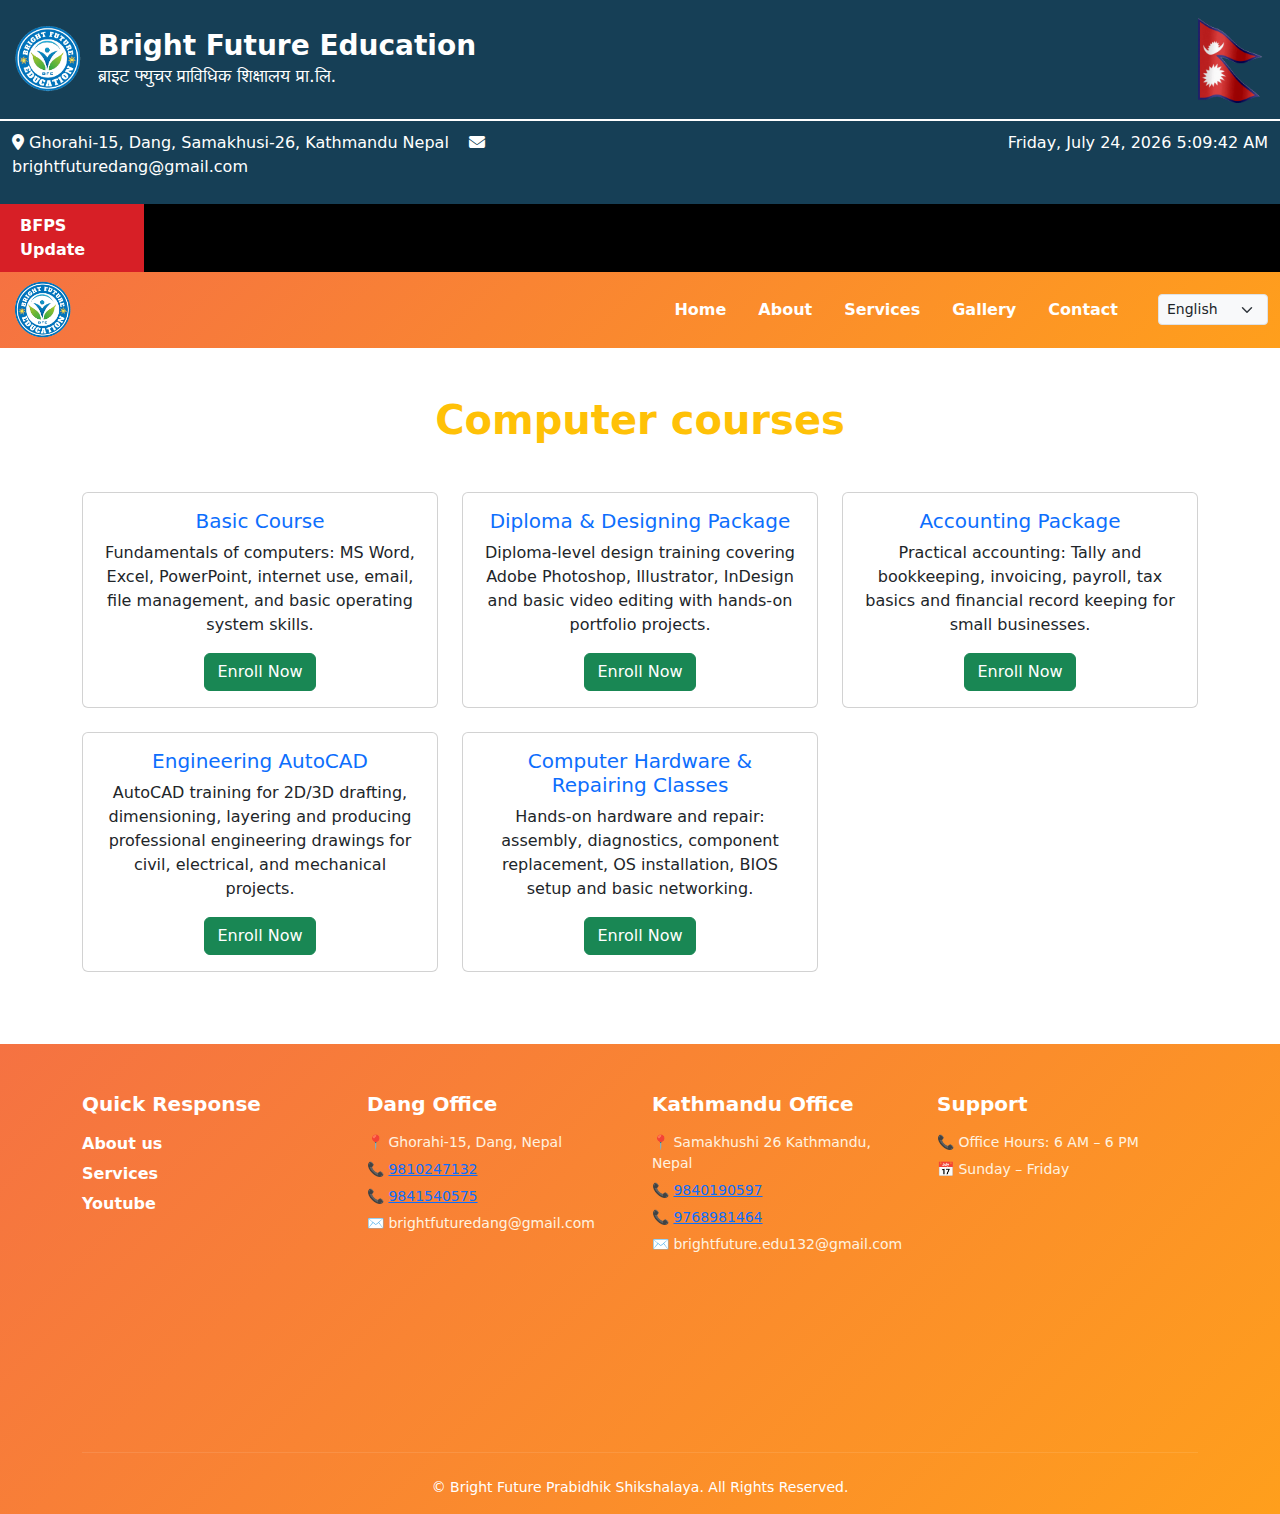
<file: computer_courses.html>
<!DOCTYPE html>
<html lang="en">
<head>
  <meta charset="UTF-8" />
  <meta name="viewport" content="width=device-width, initial-scale=1.0" />
  <title>Computer Course</title>

  <link href="https://cdn.jsdelivr.net/npm/bootstrap@5.0.2/dist/css/bootstrap.min.css" rel="stylesheet"
    integrity="sha384-EVSTQN3/azprG1Anm3QDgpJLIm9Nao0Yz1ztcQTwFspd3yD65VohhpuuCOmLASjC"
    crossorigin="anonymous">

  <style>
    body {
      background-color: #f9f9f9;
      color: #6c757d;
    }
    .community-card {
      transition: transform 0.3s, box-shadow 0.3s;
    }
    .community-card:hover {
      transform: translateY(-5px) scale(1.03);
      box-shadow: 0 6px 15px rgba(0,0,0,0.1);
    }
  </style>
</head>

<body>
  <!-- header file  -->
   <div id="header"></div>

<script>
fetch("header.html")
.then(response => response.text())
.then(data => {
    document.getElementById("header").innerHTML = data;
  const s = document.createElement('script');
  s.src = 'header.js';
  document.body.appendChild(s);
});
</script>
<div id="nav"></div>
<script>
fetch("nav.html")
.then(response => response.text())
.then(data => {
    document.getElementById("nav").innerHTML = data;
});
</script>

  <div class="container my-5">
    <h1 class="text-center fw-bold text-warning mb-5">Computer courses</h1>

    <div class="row">

      <!-- Basic Course -->
      <div class="col-md-4 mb-4">
        <div class="card community-card h-100">
          <div class="card-body text-center">
            <h5 class="card-title text-primary">Basic Course</h5>
            <p class="card-text">
              Fundamentals of computers: MS Word, Excel, PowerPoint, internet
              use, email, file management, and basic operating system skills.
            </p>
            <a href="https://wa.me/9779810247132" 
            target="_blank" 
            class="btn btn-success mt-auto">
            Enroll Now
          </a>
          </div>
        </div>
      </div>

      <!-- Diploma & Designing Package -->
      <div class="col-md-4 mb-4">
        <div class="card community-card h-100">
          <div class="card-body text-center">
            <h5 class="card-title text-primary">Diploma & Designing Package</h5>
            <p class="card-text">
              Diploma-level design training covering Adobe Photoshop, Illustrator,
              InDesign and basic video editing with hands-on portfolio projects.
            </p>
            <a href="https://wa.me/9779810247132" 
            target="_blank" 
            class="btn btn-success mt-auto">
            Enroll Now
          </a>
          </div>
        </div>
      </div>

      <!-- Accounting Package -->
      <div class="col-md-4 mb-4">
        <div class="card community-card h-100">
          <div class="card-body text-center">
            <h5 class="card-title text-primary">Accounting Package</h5>
            <p class="card-text">
              Practical accounting: Tally and bookkeeping, invoicing, payroll,
              tax basics and financial record keeping for small businesses.
            </p>
              <a href="https://wa.me/9779810247132" 
            target="_blank" 
            class="btn btn-success mt-auto">
            Enroll Now
          </a>
          </div>
        </div>
      </div>

      <!-- Engineering AutoCAD -->
      <div class="col-md-4 mb-4">
        <div class="card community-card h-100">
          <div class="card-body text-center">
            <h5 class="card-title text-primary">Engineering AutoCAD</h5>
            <p class="card-text">
              AutoCAD training for 2D/3D drafting, dimensioning, layering and
              producing professional engineering drawings for civil, electrical,
              and mechanical projects.
            </p>
              <a href="https://wa.me/9779810247132" 
            target="_blank" 
            class="btn btn-success mt-auto">
            Enroll Now
          </a>
          </div>
        </div>
      </div>

      <!-- Computer Hardware & Repairing -->
      <div class="col-md-4 mb-4">
        <div class="card community-card h-100">
          <div class="card-body text-center">
            <h5 class="card-title text-primary">Computer Hardware & Repairing Classes</h5>
            <p class="card-text">
              Hands-on hardware and repair: assembly, diagnostics, component
              replacement, OS installation, BIOS setup and basic networking.
            </p>
            <a href="https://wa.me/9779810247132" 
            target="_blank" 
            class="btn btn-success mt-auto">
            Enroll Now
          </a>
          </div>
        </div>
      </div>

    </div>
  </div>

    <!-- redirect to whatsapp -->
  <script>
function openWhatsApp() {
  if (confirm("Chat with us on WhatsApp?")) {
    window.open("https://wa.me/9779810247132", "_blank");
  }
}
</script> 
  <script src="https://cdn.jsdelivr.net/npm/bootstrap@5.0.2/dist/js/bootstrap.bundle.min.js"
    integrity="sha384-MrcW6ZMFYlzcLA8Nl+NtUVF0sA7MsXsP1UyJoMp4YLEuNSfAP+JcXn/tWtIaxVXM"
    crossorigin="anonymous"></script>

     <!-- google translate -->
  <!-- Hidden Google Translate -->
<div id="google_translate_element" style="display:none;"></div>
<script src="language.js"></script> 
<script src="https://translate.google.com/translate_a/element.js?cb=googleTranslateElementInit"></script>
<script src="https://translate.google.com/translate_a/element.js?cb=googleTranslateElementInit"></script>
<script src="assets/scroll.js"></script>

<div id="footer"></div>
<script>
fetch("footer.html")
.then(response => response.text())
.then(data => {
    document.getElementById("footer").innerHTML = data;
});
</script>
</body>
</html>
</file>
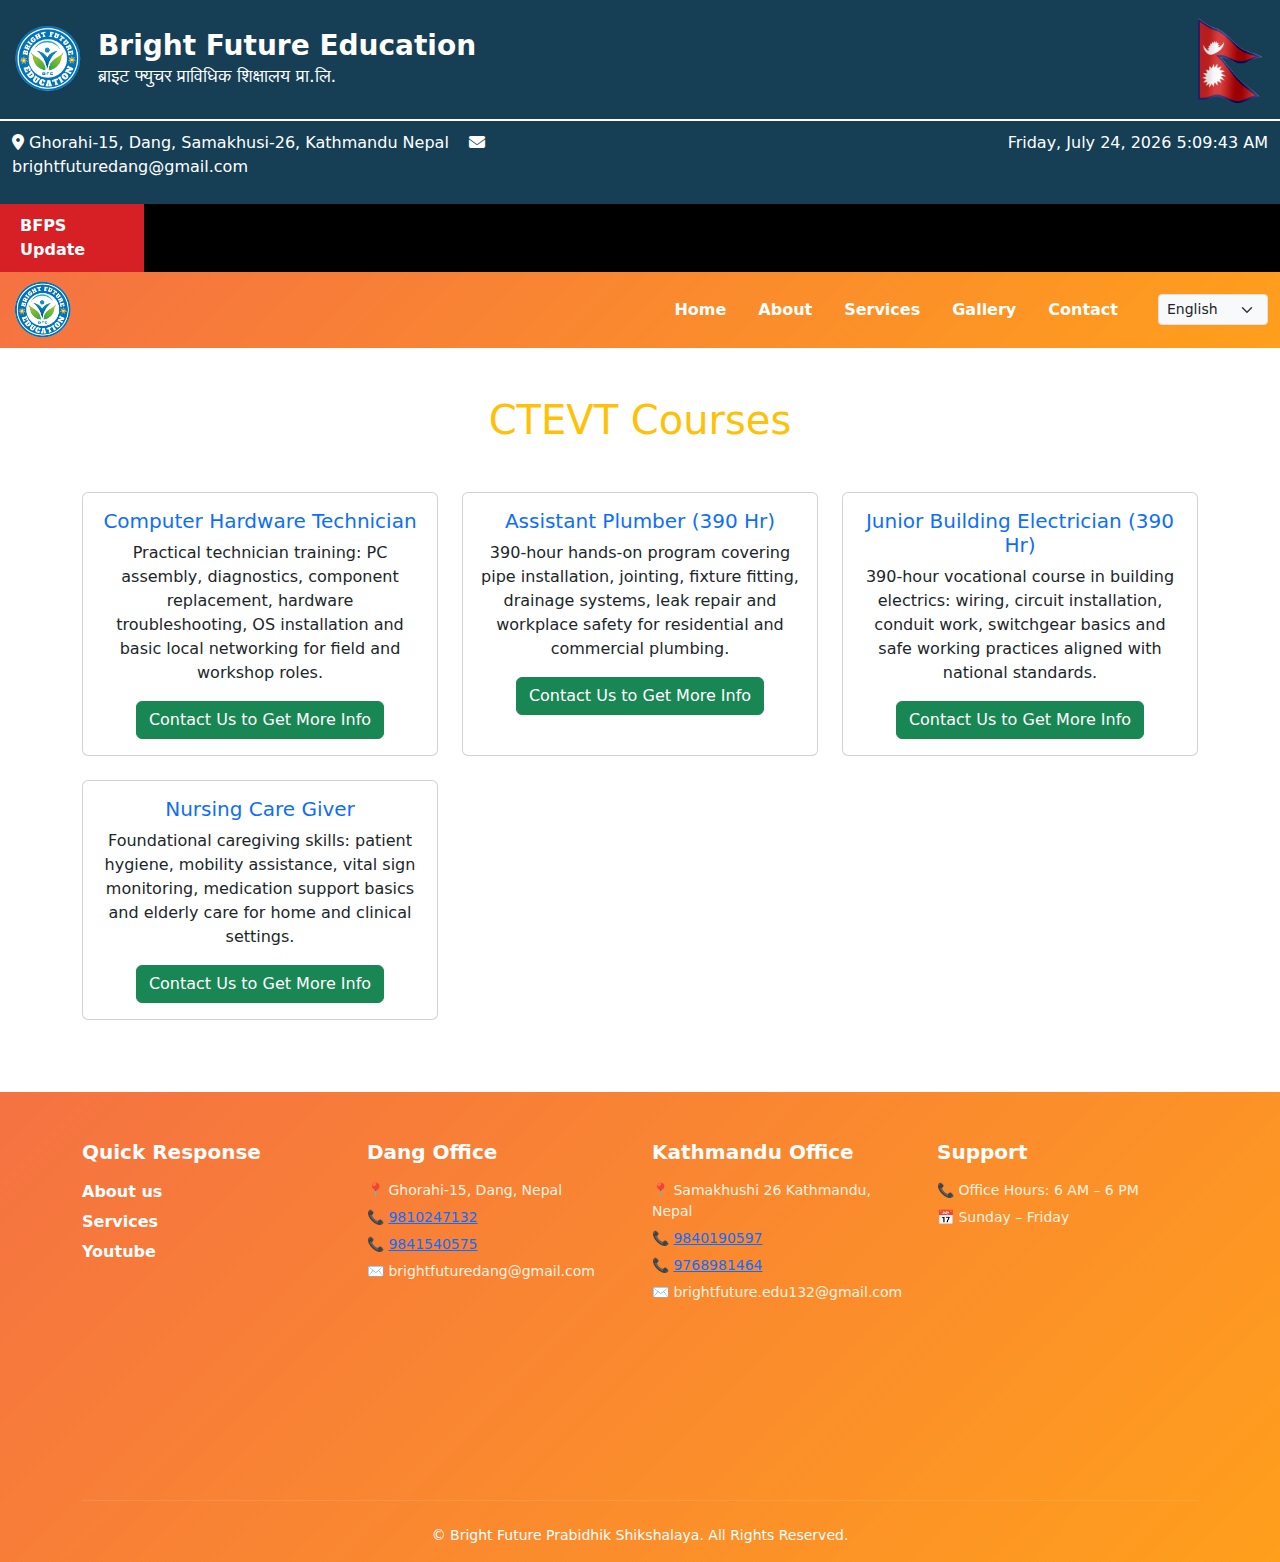
<file: ctevt.html>
<!DOCTYPE html>
<html lang="en">
<head>
  <meta charset="UTF-8" />
  <meta name="viewport" content="width=device-width, initial-scale=1.0" />
  <title>CTEVT</title>

  <link href="https://cdn.jsdelivr.net/npm/bootstrap@5.0.2/dist/css/bootstrap.min.css" rel="stylesheet"
    integrity="sha384-EVSTQN3/azprG1Anm3QDgpJLIm9Nao0Yz1ztcQTwFspd3yD65VohhpuuCOmLASjC"
    crossorigin="anonymous">

  <style>
    body {
      background-color: #f9f9f9;
      color: #6c757d;
    }
    .mentorship-card {
      transition: transform 0.3s, box-shadow 0.3s;
    }
    .mentorship-card:hover {
      transform: translateY(-5px) scale(1.03);
      box-shadow: 0 6px 15px rgba(0,0,0,0.15);
    }
  </style>
</head>

<div id="header"></div>

<script>
fetch("header.html")
.then(response => response.text())
.then(data => {
    document.getElementById("header").innerHTML = data;
  const s = document.createElement('script');
  s.src = 'header.js';
  document.body.appendChild(s);
});
</script>
<div id="nav"></div>
<script>
fetch("nav.html")
.then(response => response.text())
.then(data => {
    document.getElementById("nav").innerHTML = data;
});
</script>

<body>
  <div class="container my-5">
    <h1 class="text-center text-warning mb-5">CTEVT Courses</h1>

    <div class="row">

      <!-- Computer Hardware Technician -->
      <div class="col-md-4 mb-4">
        <div class="card mentorship-card h-100">
          <div class="card-body text-center">
            <h5 class="card-title text-primary">Computer Hardware Technician</h5>
            <p class="card-text">
              Practical technician training: PC assembly, diagnostics, component
              replacement, hardware troubleshooting, OS installation and basic
              local networking for field and workshop roles.
            </p>
          <a href="https://wa.me/9779810247132" 
            target="_blank" 
            class="btn btn-success mt-auto">
            Contact Us to Get More Info
          </a>


          </div>
        </div>
      </div>

      <!-- Assistant Plumber -->
      <div class="col-md-4 mb-4">
        <div class="card mentorship-card h-100">
          <div class="card-body text-center">
            <h5 class="card-title text-primary">Assistant Plumber (390 Hr)</h5>
            <p class="card-text">
              390-hour hands-on program covering pipe installation, jointing,
              fixture fitting, drainage systems, leak repair and workplace safety
              for residential and commercial plumbing.
            </p>

          <a href="https://wa.me/9779810247132" 
            target="_blank" 
            class="btn btn-success mt-auto">
            Contact Us to Get More Info
          </a>

          </div>
        </div>
      </div>

      <!-- Junior Building Electrician -->
      <div class="col-md-4 mb-4">
        <div class="card mentorship-card h-100">
          <div class="card-body text-center">
            <h5 class="card-title text-primary">Junior Building Electrician (390 Hr)</h5>
            <p class="card-text">
              390-hour vocational course in building electrics: wiring, circuit
              installation, conduit work, switchgear basics and safe working
              practices aligned with national standards.
            </p>
          <a href="https://wa.me/9779810247132" 
            target="_blank" 
            class="btn btn-success mt-auto">
            Contact Us to Get More Info
          </a>

          </div>
        </div>
      </div>

      <!-- Nursing Care Giver -->
      <div class="col-md-4 mb-4">
        <div class="card mentorship-card h-100">
          <div class="card-body text-center">
            <h5 class="card-title text-primary">Nursing Care Giver</h5>
            <p class="card-text">
              Foundational caregiving skills: patient hygiene, mobility assistance,
              vital sign monitoring, medication support basics and elderly care
              for home and clinical settings.
            </p>
          <a href="https://wa.me/9779810247132" 
            target="_blank" 
            class="btn btn-success mt-auto">
            Contact Us to Get More Info
          </a>

        </div>
        </div>
      </div>

    </div>
  </div>

    <!-- redirect to whatsapp -->
  <script>
function openWhatsApp() {
  if (confirm("Chat with us on WhatsApp?")) {
    window.open("https://wa.me/9779810247132", "_blank");
  }
}
</script>

  <script src="https://cdn.jsdelivr.net/npm/bootstrap@5.0.2/dist/js/bootstrap.bundle.min.js"
    integrity="sha384-MrcW6ZMFYlzcLA8Nl+NtUVF0sA7MsXsP1UyJoMp4YLEuNSfAP+JcXn/tWtIaxVXM"
    crossorigin="anonymous"></script>

     <!-- google translate -->
  <!-- Hidden Google Translate -->
<div id="google_translate_element" style="display:none;"></div>
<script src="language.js"></script> 
<script src="https://translate.google.com/translate_a/element.js?cb=googleTranslateElementInit"></script>

<div id="footer"></div>
<script>
fetch("footer.html")
.then(response => response.text())
.then(data => {
    document.getElementById("footer").innerHTML = data;
});
</script>
</body>
</html>
</file>
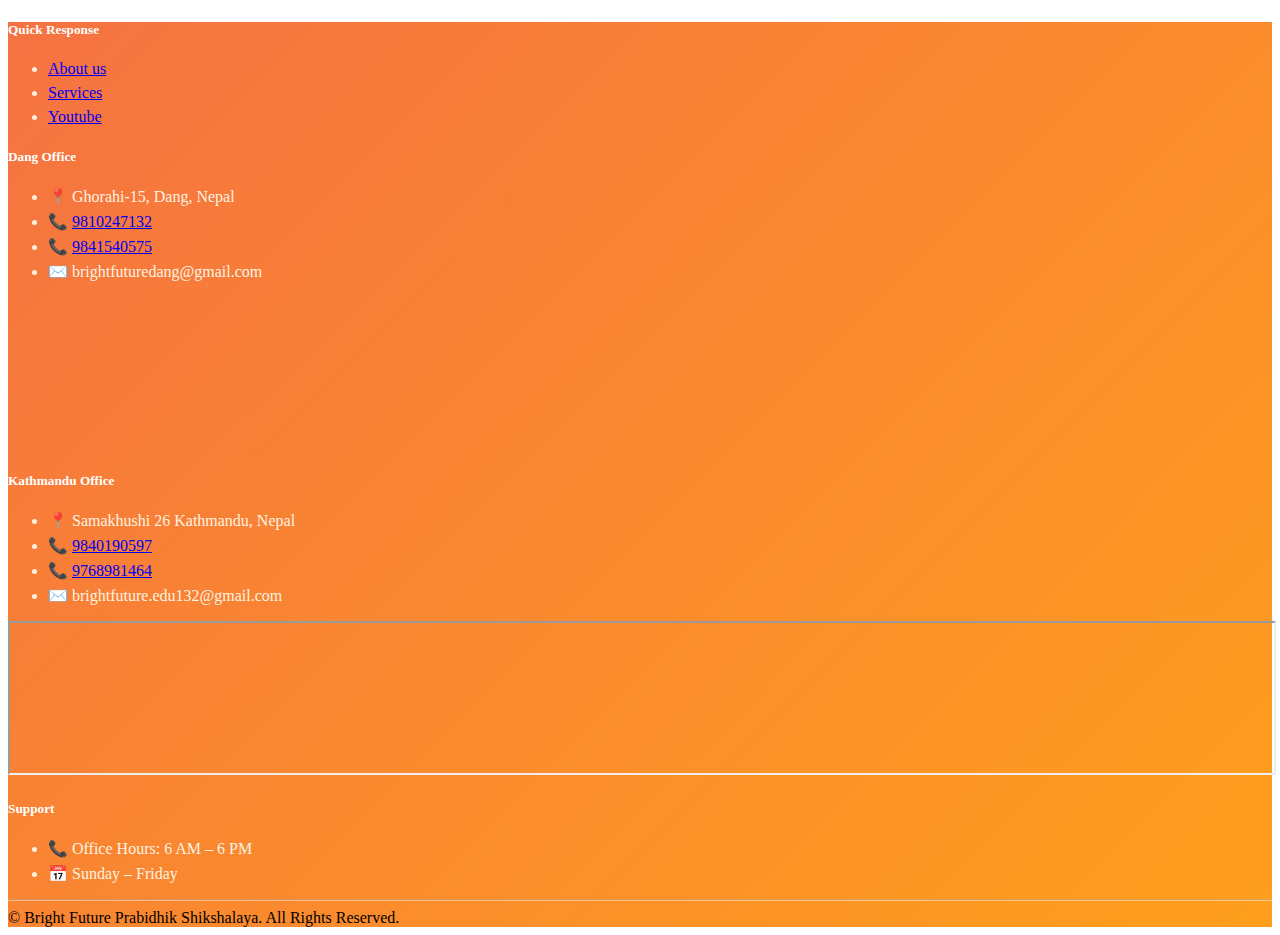
<file: footer.html>
<!DOCTYPE html>
<html lang="en">
<head>
    <meta charset="UTF-8">
    <meta name="viewport" content="width=device-width, initial-scale=1.0">
    <title>Footer</title>
    <style>
        .footer-orange {
  background: linear-gradient(135deg, #f57242, #ff9f1c);
}

.footer-orange h5 {
  color: #ffffff;
}

.footer-orange p,
.footer-orange li {
  color: #fff3e0;
}

.footer-orange ul li {
  margin-bottom: 6px;
}

.footer-orange hr {
  border-color: rgba(255, 255, 255, 0.4);
}

.map-box iframe {
  border-radius: 14px;
}
.services_box{
  transition: transform 0.3s, box-shadow 0.3s;
}
.services_box:hover{
  transform: translateY(-5px) scale(1.03);
  box-shadow: 0 6px 15px rgba(0,0,0,0.15);
}
    </style>
</head>
<body>
    
<footer id="contact" class="footer-orange text-white pt-5">
  <div class="container">
    <div class="row gy-4">

      <!-- Quick Response -->
      <div class="col-lg-3 col-md-6">
        <h5 class="fw-bold mb-3">Quick Response</h5>
        <ul class="list-unstyled">
          <li>
            <a href="about_us.html" class="text-white fw-bold text-decoration-none">About us</a>
          </li>
          <li>
            <a href="#services" class="text-white fw-bold text-decoration-none">Services</a>
          </li>
          <li>
            <a href="https://www.youtube.com/@brightfutureeducationnepal" class="text-white fw-bold text-decoration-none">Youtube</a>
          </li>
        </ul>
      </div>

      <!-- Dang Location -->
      <div class="col-lg-3 col-md-6">
        <h5 class="fw-bold mb-3">Dang Office</h5>
        <ul class="list-unstyled small">
          <li>📍 Ghorahi-15, Dang, Nepal</li>
          <li class="call-item">
            📞 <a href="tel:9810247132">9810247132</a>
          </li>
            <li class="call-item">
              📞 <a href="tel:9841540575">9841540575</a>
          </li>
          <li>✉️ brightfuturedang@gmail.com</li>
        </ul>
        <iframe
          src="https://www.google.com/maps?q=Ghorahi,Dang,Nepal&output=embed"
          width="100%"
          height="150"
          style="border:0;"
          allowfullscreen
          loading="lazy">
        </iframe>
      </div>

      <!-- Kathmandu Location -->
      <div class="col-lg-3 col-md-6">
        <h5 class="fw-bold mb-3">Kathmandu Office</h5>
        <ul class="list-unstyled small">
          <li>📍 Samakhushi 26 Kathmandu, Nepal</li>
          <li class="call-item">
            📞 <a href="tel:9840190597">9840190597</a>
          </li>
           <li class="call-item">
            📞 <a href="tel:9768981464">9768981464</a>
          </li>
          <li>✉️ brightfuture.edu132@gmail.com</li>
        </ul>
        <iframe src="https://www.google.com/maps/embed?pb=!1m18!1m12!1m3!1d2689.965902342085!2d85.31846382814275!3d27.73449708513968!2m3!1f0!2f0!3f0!3m2!1i1024!2i768!4f13.1!3m3!1m2!1s0x84326b7f991cfcf1%3A0x36fb653f5f04880e!2sBright%20Future%20Education%20Samakhusi!5e1!3m2!1sen!2snp!4v1767947478858!5m2!1sen!2snp" width="100%" height="150" allowfullscreen="" loading="lazy" referrerpolicy="no-referrer-when-downgrade"></iframe>
      </div>

      <!-- Extra / Support -->
      <div class="col-lg-3 col-md-6">
        <h5 class="fw-bold mb-3">Support</h5>
        <ul class="list-unstyled small">
          <li>📞 Office Hours: 6 AM – 6 PM</li>
          <li>📅 Sunday – Friday</li>
        </ul>
      </div>

    </div>

    <hr class="my-4">

    <!-- Bottom Footer -->
    <div class="text-center small pb-3">
      © <span id="year"></span> Bright Future Prabidhik Shikshalaya. All Rights Reserved.
    </div>
  </div>
</footer>
</body>
</html>
</file>
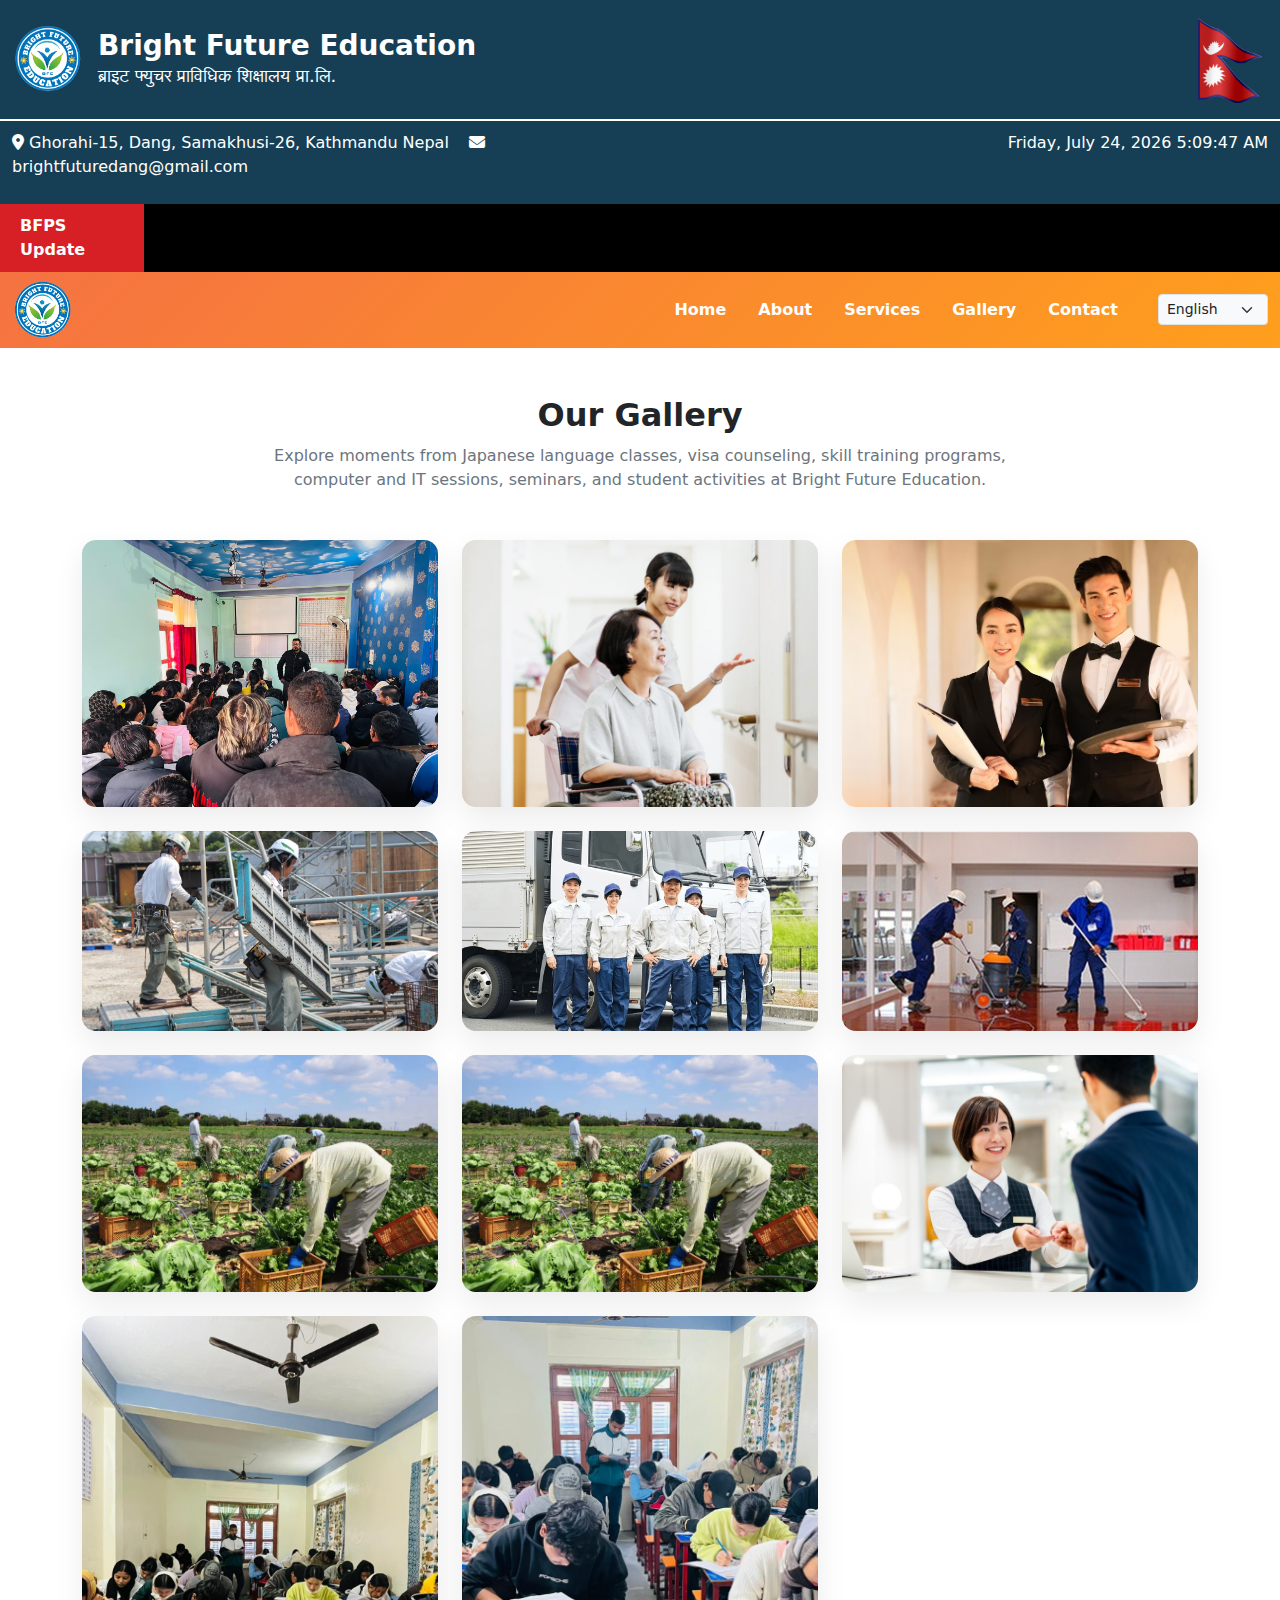
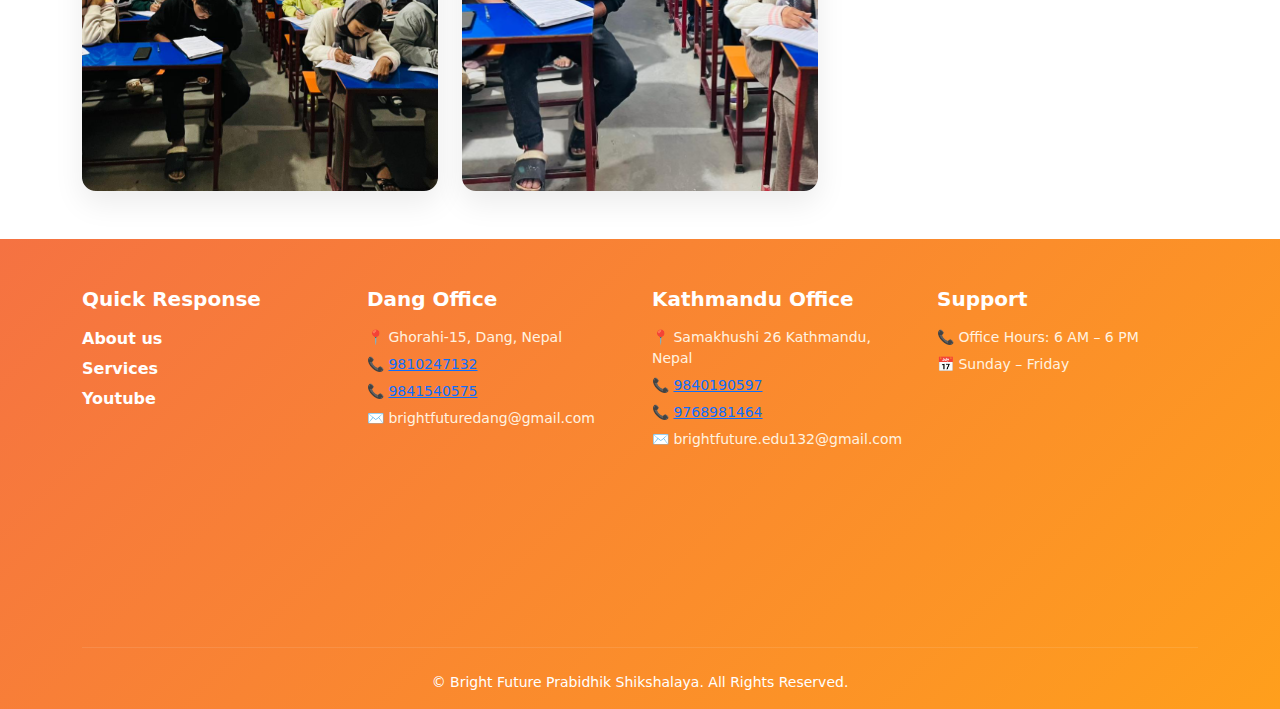
<file: gallery.html>
<!DOCTYPE html>
<html lang="en">
<head>
  <meta charset="UTF-8">
  <title>Gallery | Bright Future Education</title>
  <meta name="viewport" content="width=device-width, initial-scale=1">

  <!-- Bootstrap 5 CSS -->
  <link href="https://cdn.jsdelivr.net/npm/bootstrap@5.3.2/dist/css/bootstrap.min.css" rel="stylesheet">

  <style>
    body {
      background-color: #f8f9fa;
    }

    .gallery-title {
      font-weight: 700;
      margin-bottom: 10px;
    }

    .gallery-desc {
      max-width: 800px;
      margin: 0 auto 40px;
      color: #6c757d;
    }

    .gallery-card {
      position: relative;
      overflow: hidden;
      border-radius: 14px;
      box-shadow: 0 12px 30px rgba(0, 0, 0, 0.08);
      transition: transform 0.3s ease;
      height: 100%;
    }

    .gallery-card img {
      width: 100%;
      height: 100%;
      object-fit: cover;
      transition: transform 0.5s ease;
    }

    .gallery-card:hover img {
      transform: scale(1.1);
    }

    .gallery-overlay {
      position: absolute;
      inset: 0;
      background: rgba(0, 0, 0, 0.4);
      display: flex;
      align-items: center;
      justify-content: center;
      opacity: 0;
      transition: opacity 0.4s ease;
    }

    .gallery-card:hover .gallery-overlay {
      opacity: 1;
    }

    .gallery-overlay span {
      color: #fff;
      font-weight: 600;
      text-align: center;
      padding: 10px;
    }

    @media (max-width: 576px) {
      .gallery-overlay span {
        font-size: 14px;
      }
    }
  </style>
</head>

<body>
    <div id="header"></div>

<script>
fetch("header.html")
.then(response => response.text())
.then(data => {
    document.getElementById("header").innerHTML = data;
  const s = document.createElement('script');
  s.src = 'header.js';
  document.body.appendChild(s);
});
</script>
<div id="nav"></div>
<script>
fetch("nav.html")
.then(response => response.text())
.then(data => {
    document.getElementById("nav").innerHTML = data;
});
</script>
<!-- <div class="container my-3 text-end">
  <label for="languageSelector" class="visually-hidden">Language</label>
  <select id="languageSelector" class="form-select form-select-sm d-inline-block" style="width:140px;">
    <option value="en" selected>English</option>
    <option value="ja">Japanese</option>
    <option value="ne">Nepali</option>
  </select>
</div> -->



<!-- Google Translate -->
<div id="google_translate_element" style="display:none;"></div>

<script>
function googleTranslateElementInit() {
  new google.translate.TranslateElement({
    pageLanguage: 'en',
    includedLanguages: 'en,ne,ja',
    autoDisplay: false
  }, 'google_translate_element');
}

function changeLanguage(lang) {
  const interval = setInterval(() => {
    const select = document.querySelector('.goog-te-combo');
    if (select) {
      select.value = lang;
      select.dispatchEvent(new Event('change'));
      clearInterval(interval);
    }
  }, 100);
}

function setLanguage(lang) {
  localStorage.setItem('siteLang', lang);
  changeLanguage(lang);
}

window.addEventListener("load", () => {
  const savedLang = localStorage.getItem("siteLang");
  if (savedLang && savedLang !== "en") {
    changeLanguage(savedLang);
    const selector = document.getElementById('languageSelector');
    if (selector) selector.value = savedLang;
  }
  const selector = document.getElementById('languageSelector');
  if (selector) selector.addEventListener('change', function () {
    setLanguage(this.value);
  });
});
</script>

<script src="//translate.google.com/translate_a/element.js?cb=googleTranslateElementInit"></script>

  <!-- Gallery Section -->
  <section class="py-5">
    <div class="container">

      <div class="text-center mb-5">
        <h2 class="gallery-title">Our Gallery</h2>
        <p class="gallery-desc">
          Explore moments from Japanese language classes, visa counseling,
          skill training programs, computer and IT sessions, seminars, and
          student activities at Bright Future Education.
        </p>
      </div>

      <div class="row g-4">

        <div class="col-12 col-md-4">
          <div class="gallery-card">
            <img src="images/japanese class observed.jpeg" alt="Japanese Language Class">
            <div class="gallery-overlay">
              <span>Japanese Language class observed by Founder</span>
            </div>
          </div>
        </div>

        <div class="col-12 col-md-4">
          <div class="gallery-card">
            <img src="images/nurshing.jpeg" alt="Nursing Care">
            <div class="gallery-overlay">
              <span>Nursing Care</span>
            </div>
          </div>
        </div>

        <div class="col-12 col-md-4">
          <div class="gallery-card">
            <img src="images/Resturant.jpeg" alt="Restaurant Industry">
            <div class="gallery-overlay">
              <span>Restaurant Industry</span>
            </div>
          </div>
        </div>

        <div class="col-12 col-md-4">
          <div class="gallery-card">
            <img src="images/construction.jpeg" alt="Construction Field">
            <div class="gallery-overlay">
              <span>Construction Field</span>
            </div>
          </div>
        </div>

        <div class="col-12 col-md-4">
          <div class="gallery-card">
            <img src="images/transportation.jpg" alt="Automobile Transport Business Field">
            <div class="gallery-overlay">
              <span>Automobile Transport Business Field</span>
            </div>
          </div>
        </div>

        <div class="col-12 col-md-4">
          <div class="gallery-card">
            <img src="images/building cleaning.jpeg" alt="Building Cleaning">
            <div class="gallery-overlay">
              <span>Building Cleaning</span>
            </div>
          </div>
        </div>
            <div class="col-12 col-md-4">
          <div class="gallery-card">
            <img src="images/agriculture.jpeg" alt="Agriculture Field">
            <div class="gallery-overlay">
              <span>Agriculture Field</span>
            </div>
          </div>
        </div>
            <div class="col-12 col-md-4">
          <div class="gallery-card">
            <img src="images/agriculture.jpeg" alt="Agriculture Field">
            <div class="gallery-overlay">
              <span>Agriculture Field</span>
            </div>
          </div>
        </div>
            <div class="col-12 col-md-4">
          <div class="gallery-card">
            <img src="images/acomodation.jpeg" alt="Accommodation Field">
            <div class="gallery-overlay">
              <span>Accommodation Field</span>
            </div>
          </div>
        </div>
             <div class="col-12 col-md-4">
          <div class="gallery-card">
            <img src="images/slide2.jpeg" alt="Japanese Language Class">
            <div class="gallery-overlay">
              <span>Japanese Language Class</span>
            </div>
          </div>
        </div>

             <div class="col-12 col-md-4">
          <div class="gallery-card">
            <img src="images/slide3.jpeg" alt="Japanese Language Class">
            <div class="gallery-overlay">
              <span>Japanese Language Class</span>
            </div>
          </div>
        </div>
      </div>
    </div>
  </section>

  <!-- Bootstrap 5 JS -->
  <script src="https://cdn.jsdelivr.net/npm/bootstrap@5.3.2/dist/js/bootstrap.bundle.min.js"></script>

</body>
<div id="footer"></div>
<script>
fetch("footer.html")
.then(response => response.text())
.then(data => {
    document.getElementById("footer").innerHTML = data;
});
</script>
</html>
</file>
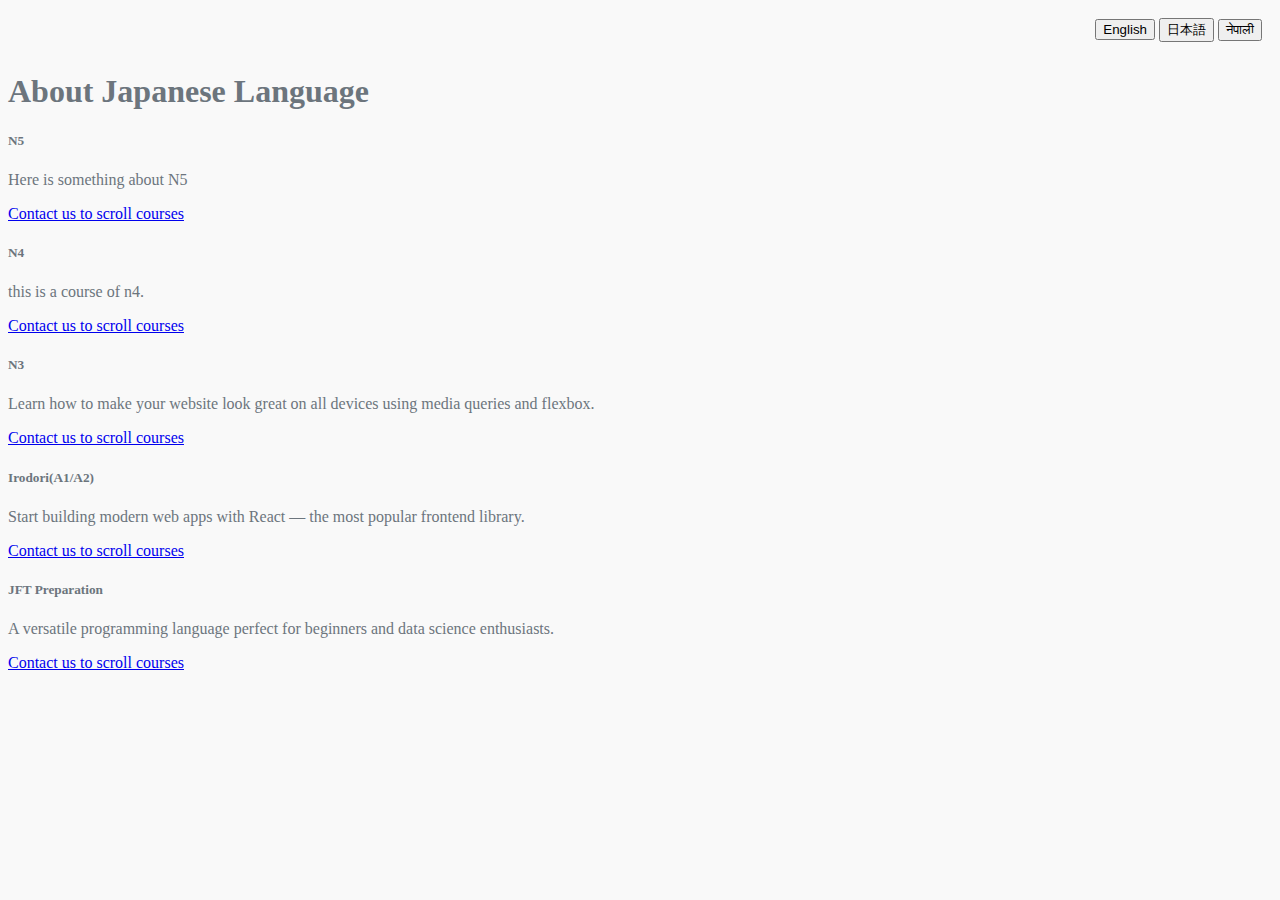
<file: japanese_lang.html>
<!DOCTYPE html>
<html lang="en">
<head>
  <meta charset="UTF-8" />
  <meta name="viewport" content="width=device-width, initial-scale=1.0" />
  <title>Japanese language</title>
  <link href="https://cdn.jsdelivr.net/npm/bootstrap@5.0.2/dist/css/bootstrap.min.css" rel="stylesheet" integrity="sha384-EVSTQN3/azprG1Anm3QDgpJLIm9Nao0Yz1ztcQTwFspd3yD65VohhpuuCOmLASjC" crossorigin="anonymous">
  <style>
    body {
      background-color: #f9f9f9;
      color: #6c757d;
    }
    .course-card {
      transition: transform 0.3s,box-shadow 0.3s;
    }
    .course-card:hover {
      transform: translateY(-5px) scale(1.03);
      box-shadow: 0 6px 15px rgba(0,0,0,0.15);
    }
  </style>
</head>
<body>

  <div style="text-align:right; padding:10px;">
  <button onclick="changeLang('en')" class="btn btn-outline-success btn-sm">English</button>
  <button onclick="changeLang('ja')" class="btn btn-outline-success btn-sm">日本語</button>
  <button onclick="changeLang('ne')" class="btn btn-outline-success btn-sm">नेपाली</button>
</div>

<div id="google_translate_element" style="display:none;"></div>

  <!-- <h1>welcome to elevenza</h1> -->
  <div class="container my-5">
    <h1 class="text-center text-warning fw-bold mb-5">About Japanese Language</h1>
    <div class="row">

      <!-- Course Card 1 -->
      <div class="col-md-4 mb-4">
        <div class="card course-card h-100">
          <div class="card-body">
            <h5 class="card-title text-primary">N5</h5>
            <p class="card-text">Here is something about N5</p>
   <a href="https://wa.me/9779810247132" 
   target="_blank" 
   class="btn btn-success mt-auto">
   Contact us to scroll courses
</a>


          </div>
        </div>
      </div>

      <!-- Course Card 2 -->
      <div class="col-md-4 mb-4">
        <div class="card course-card h-100">
          <div class="card-body">
            <h5 class="card-title text-primary">N4</h5>
            <p class="card-text">this is a course of n4.</p>

   <a href="https://wa.me/9779810247132" 
   target="_blank" 
   class="btn btn-success mt-auto">
   Contact us to scroll courses
</a>



          </div>
        </div>
      </div>

      <!-- Course Card 3 -->
      <div class="col-md-4 mb-4">
        <div class="card course-card h-100">
          <div class="card-body">
            <h5 class="card-title text-primary">N3</h5>
            <p class="card-text">Learn how to make your website look great on all devices using media queries and flexbox.</p>
   <a href="https://wa.me/9779810247132" 
   target="_blank" 
   class="btn btn-success mt-auto">
   Contact us to scroll courses
</a>

          </div>
        </div>
      </div>


      <div class="col-md-4 mb-4">
        <div class="card course-card h-100">
          <div class="card-body">
            <h5 class="card-title text-primary">Irodori(A1/A2)</h5>
            <p class="card-text">Start building modern web apps with React — the most popular frontend library.</p>
   <a href="https://wa.me/9779810247132" 
   target="_blank" 
   class="btn btn-success mt-auto">
   Contact us to scroll courses
</a>

          </div>
        </div>
      </div>

      <!-- Course Card 5 -->
      <div class="col-md-4 mb-4">
        <div class="card course-card h-100">
          <div class="card-body">
            <h5 class="card-title text-primary">JFT Preparation</h5>
            <p class="card-text">A versatile programming language perfect for beginners and data science enthusiasts.</p>
   <a href="https://wa.me/9779810247132" 
   target="_blank" 
   class="btn btn-success mt-auto">
   Contact us to scroll courses
</a>

          </div>
        </div>
      </div>
    </div>
  </div>

  <!-- redirect to whatsapp -->
  <script>
function openWhatsApp() {
  if (confirm("Chat with us on WhatsApp?")) {
    window.open("https://wa.me/9779810247132", "_blank");
  }
}
</script>

 <!-- google translate -->
  <!-- Hidden Google Translate -->
<div id="google_translate_element" style="display:none;"></div>
<script src="language.js"></script> 
<script src="https://translate.google.com/translate_a/element.js?cb=googleTranslateElementInit"></script>

</body>
</html>
</file>
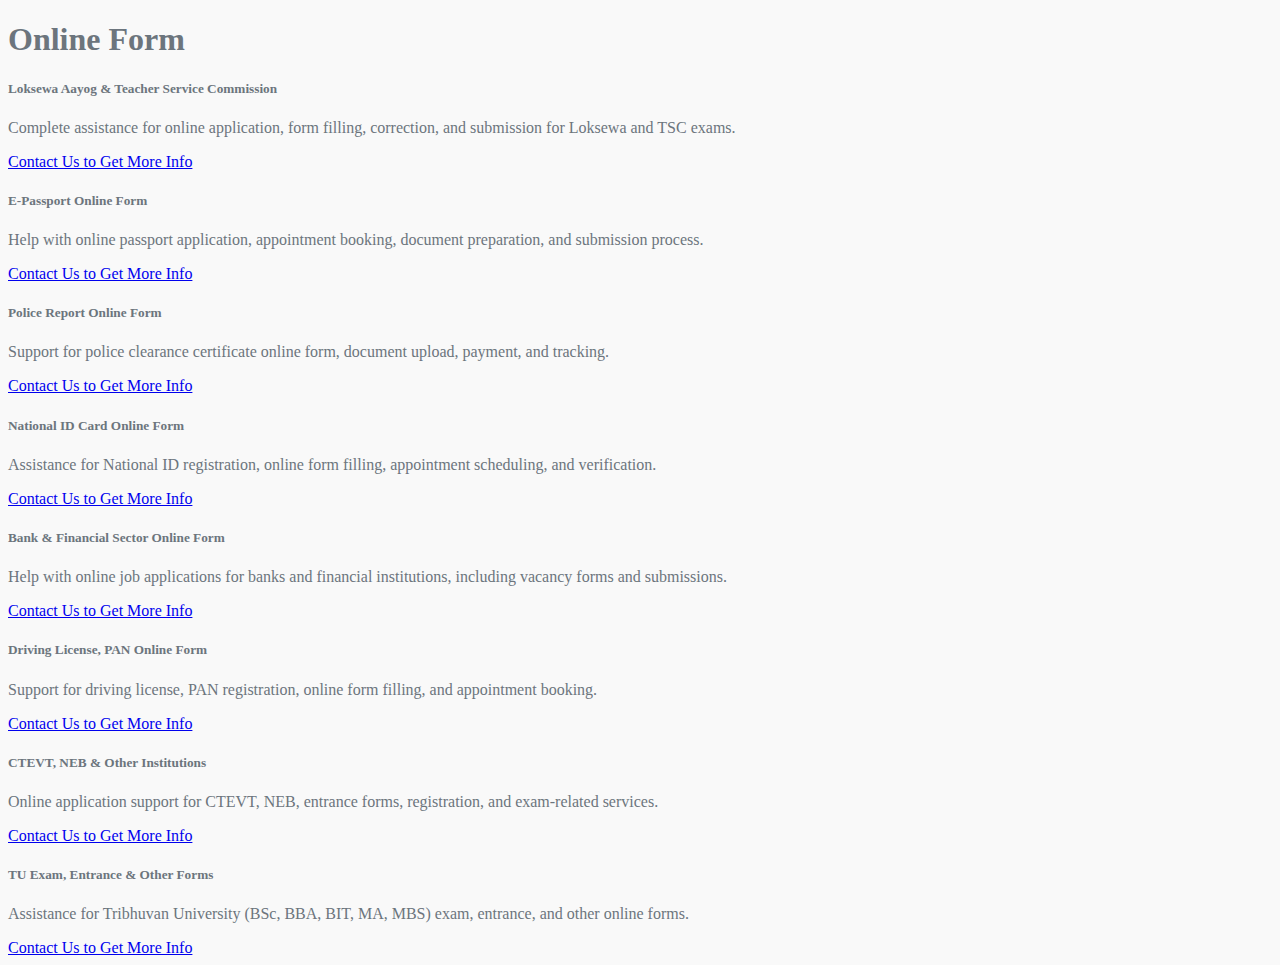
<file: online_form.html>
<!DOCTYPE html>
<html lang="en">
<head>
  <meta charset="UTF-8" />
  <meta name="viewport" content="width=device-width, initial-scale=1.0" />
  <title>Online Form</title>

  <link href="https://cdn.jsdelivr.net/npm/bootstrap@5.0.2/dist/css/bootstrap.min.css" rel="stylesheet"
    integrity="sha384-EVSTQN3/azprG1Anm3QDgpJLIm9Nao0Yz1ztcQTwFspd3yD65VohhpuuCOmLASjC"
    crossorigin="anonymous">

  <style>
    body {
      background-color: #f9f9f9;
      color: #6c757d;
    }
    .mentorship-card {
      transition: transform 0.3s, box-shadow 0.3s;
    }
    .mentorship-card:hover {
      transform: translateY(-5px) scale(1.03);
      box-shadow: 0 6px 15px rgba(0,0,0,0.15);
    }
  </style>
</head>

<body>
  <div class="container my-5">
    <h1 class="text-center text-warning mb-5">Online Form</h1>

    <div class="row">

      <!-- Loksewa / Teacher Service -->
      <div class="col-md-4 mb-4">
        <div class="card mentorship-card h-100">
          <div class="card-body text-center">
            <h5 class="card-title text-primary">Loksewa Aayog & Teacher Service Commission</h5>
            <p class="card-text">
              Complete assistance for online application, form filling, correction,
              and submission for Loksewa and TSC exams.
            </p>
            <a href="https://wa.me/9779810247132" 
            target="_blank" 
            class="btn btn-success mt-auto">
            Contact Us to Get More Info
          </a>
          </div>
        </div>
      </div>

      <!-- E-Passport -->
      <div class="col-md-4 mb-4">
        <div class="card mentorship-card h-100">
          <div class="card-body text-center">
            <h5 class="card-title text-primary">E-Passport Online Form</h5>
            <p class="card-text">
              Help with online passport application, appointment booking,
              document preparation, and submission process.
            </p>
            <a href="https://wa.me/9779810247132" 
            target="_blank" 
            class="btn btn-success mt-auto">
            Contact Us to Get More Info
          </a>
          </div>
        </div>
      </div>

      <!-- Police Report -->
      <div class="col-md-4 mb-4">
        <div class="card mentorship-card h-100">
          <div class="card-body text-center">
            <h5 class="card-title text-primary">Police Report Online Form</h5>
            <p class="card-text">
              Support for police clearance certificate online form,
              document upload, payment, and tracking.
            </p>
            <a href="https://wa.me/9779810247132" 
            target="_blank" 
            class="btn btn-success mt-auto">
            Contact Us to Get More Info
          </a>
          </div>
        </div>
      </div>

      <!-- National ID -->
      <div class="col-md-4 mb-4">
        <div class="card mentorship-card h-100">
          <div class="card-body text-center">
            <h5 class="card-title text-primary">National ID Card Online Form</h5>
            <p class="card-text">
              Assistance for National ID registration, online form filling,
              appointment scheduling, and verification.
            </p>
                <a href="https://wa.me/9779810247132" 
            target="_blank" 
            class="btn btn-success mt-auto">
            Contact Us to Get More Info
          </a>
          </div>
        </div>
      </div>

      <!-- Bank & Financial -->
      <div class="col-md-4 mb-4">
        <div class="card mentorship-card h-100">
          <div class="card-body text-center">
            <h5 class="card-title text-primary">Bank & Financial Sector Online Form</h5>
            <p class="card-text">
              Help with online job applications for banks and financial institutions,
              including vacancy forms and submissions.
            </p>
                <a href="https://wa.me/9779810247132" 
            target="_blank" 
            class="btn btn-success mt-auto">
            Contact Us to Get More Info
          </a>
          </div>
        </div>
      </div>

      <!-- Driving License & PAN -->
      <div class="col-md-4 mb-4">
        <div class="card mentorship-card h-100">
          <div class="card-body text-center">
            <h5 class="card-title text-primary">Driving License, PAN Online Form</h5>
            <p class="card-text">
              Support for driving license, PAN registration,
              online form filling, and appointment booking.
            </p>
              <a href="https://wa.me/9779810247132" 
            target="_blank" 
            class="btn btn-success mt-auto">
            Contact Us to Get More Info
          </a>

          </div>
        </div>
      </div>

      <!-- CTEVT / NEB -->
      <div class="col-md-4 mb-4">
        <div class="card mentorship-card h-100">
          <div class="card-body text-center">
            <h5 class="card-title text-primary">CTEVT, NEB & Other Institutions</h5>
            <p class="card-text">
              Online application support for CTEVT, NEB,
              entrance forms, registration, and exam-related services.
            </p>
              <a href="https://wa.me/9779810247132" 
            target="_blank" 
            class="btn btn-success mt-auto">
            Contact Us to Get More Info
          </a>
          </div>
        </div>
      </div>

      <!-- TU Forms -->
      <div class="col-md-4 mb-4">
        <div class="card mentorship-card h-100">
          <div class="card-body text-center">
            <h5 class="card-title text-primary">TU Exam, Entrance & Other Forms</h5>
            <p class="card-text">
              Assistance for Tribhuvan University (BSc, BBA, BIT, MA, MBS)
              exam, entrance, and other online forms.
            </p>
            <a href="https://wa.me/9779810247132" 
            target="_blank" 
            class="btn btn-success mt-auto">
            Contact Us to Get More Info
          </a>
          </div>
        </div>
      </div>

    </div>
  </div>

    <!-- redirect to whatsapp -->
  <script>
function openWhatsApp() {
  if (confirm("Chat with us on WhatsApp?")) {
    window.open("https://wa.me/9779810247132", "_blank");
  }
}
</script>
 
  <script src="https://cdn.jsdelivr.net/npm/bootstrap@5.0.2/dist/js/bootstrap.bundle.min.js"
    integrity="sha384-MrcW6ZMFYlzcLA8Nl+NtUVF0sA7MsXsP1UyJoMp4YLEuNSfAP+JcXn/tWtIaxVXM"
    crossorigin="anonymous"></script>

     <!-- google translate -->
  <!-- Hidden Google Translate -->
<div id="google_translate_element" style="display:none;"></div>
<script src="language.js"></script> 
<script src="https://translate.google.com/translate_a/element.js?cb=googleTranslateElementInit"></script>
</body>
</html>
</file>
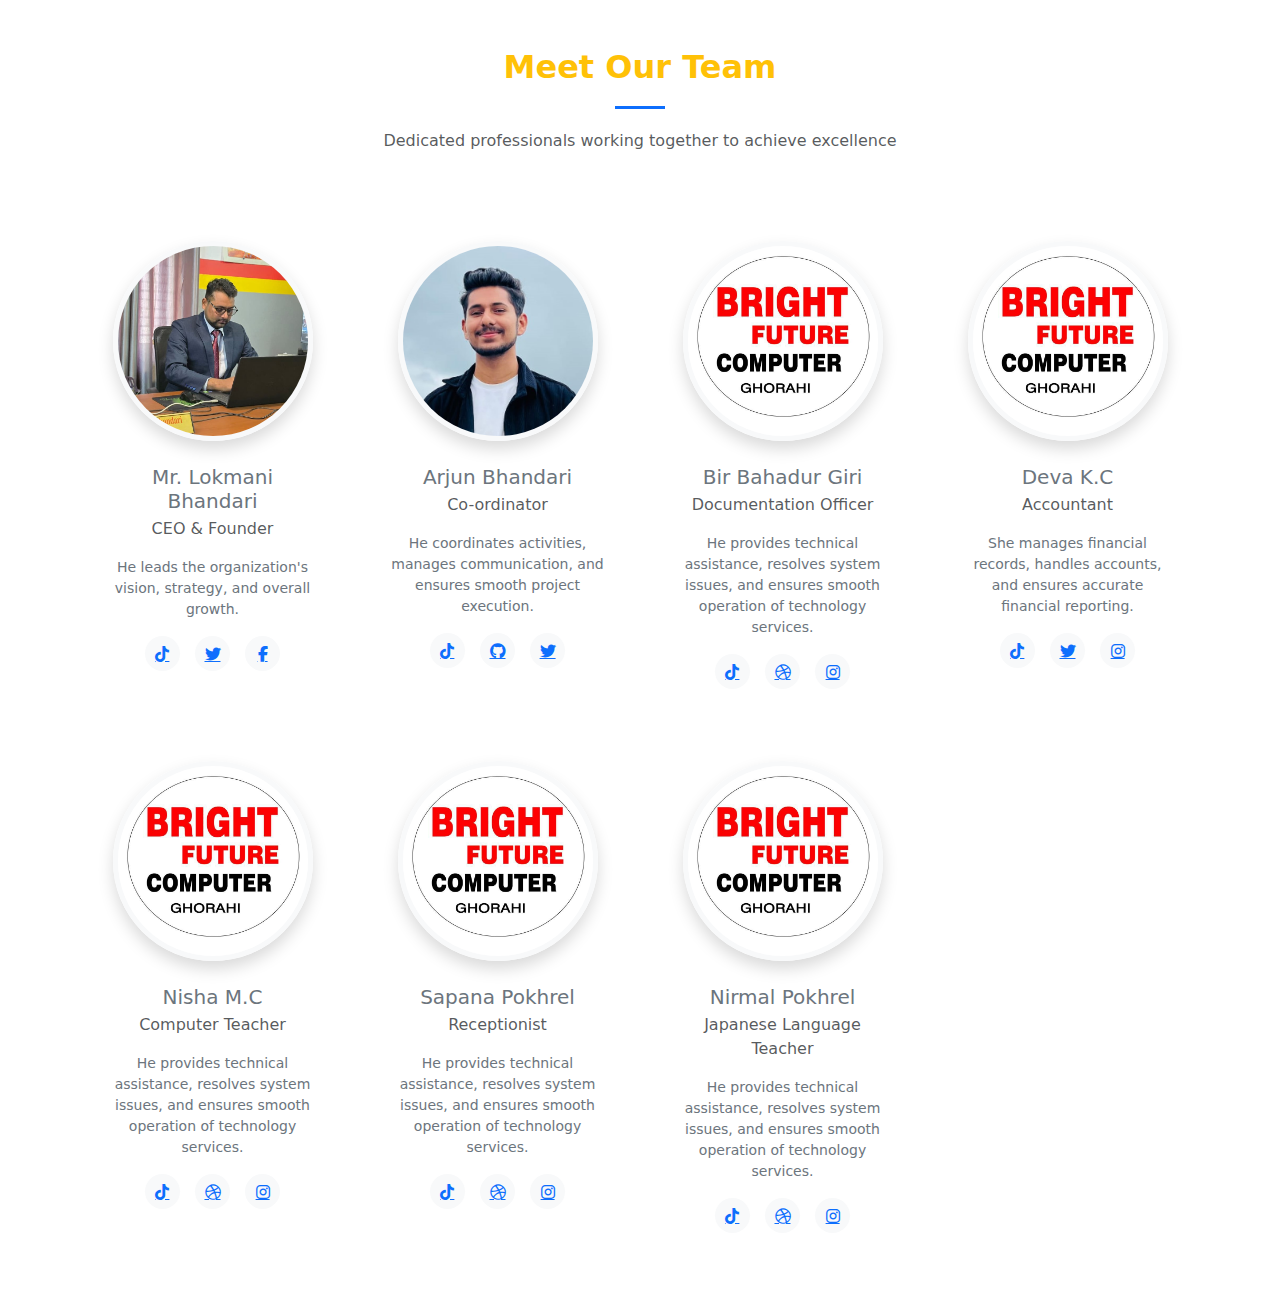
<file: our_team.html>
<!DOCTYPE html>
<html lang="en">
<head>
    <meta charset="UTF-8">
    <meta name="viewport" content="width=device-width, initial-scale=1.0">
    <title>Our Teams</title>
    <link rel="stylesheet" href="https://cdn.jsdelivr.net/npm/bootstrap@5.3.8/dist/css/bootstrap.min.css">
    <link href="https://cdnjs.cloudflare.com/ajax/libs/font-awesome/6.4.2/css/all.min.css" rel="stylesheet">
    <style>
        body{
            color: #6c757d;
        }
.team-member {
    transition: transform 0.3s ease-in-out;
}

.team-member:hover {
    transform: translateY(-10px);
}

.social-links a {
    display: inline-flex;
    align-items: center;
    justify-content: center;
    width: 35px;
    height: 35px;
    border-radius: 50%;
    background-color: #f8f9fa;
    color: #0d6efd;
    margin: 0 5px;
    transition: all 0.3s ease;
}

.social-links a:hover {
    background-color: #0d6efd;
    color: white;
    transform: translateY(-3px);
}

.team-member img {
    width: 200px;
    height: 200px;
    object-fit: cover;
    border-radius: 50%;
    border: 5px solid #f8f9fa;
    transition: transform 0.3s ease;
}

.team-member:hover img {
    transform: scale(1.05);
}

.section-title::after {
    content: "";
    display: block;
    width: 50px;
    height: 3px;
    background-color: #0d6efd;
    margin: 20px auto;
}
    </style>
</head>
<body>
    <section class="py-5">
    <div class="container">
        <!-- Section Header -->
        <div class="row text-center mb-5">
            <div class="col-12 style="color: #6c757d;"">
                <h2 class="section-title fw-bold text-warning">Meet Our Team</h2>
                <p class="text-muted">Dedicated professionals working together to achieve excellence</p>
            </div>
        </div>

        <!-- Team Members -->
        <div class="row g-4">
            <!-- Team Member 1 -->
            <div class="col-lg-3 col-md-6" style="color: #6c757d;">
                <div class="team-member text-center p-4">
                    <img src="images/CEO.jpg" alt="Team Member 1" class="mb-4 shadow">
                    <h5 class="mb-1">Mr. Lokmani Bhandari</h5>
                    <p class="text-muted mb-3">CEO & Founder</p>
                    <p class="small mb-3">He leads the organization's vision, strategy, and overall growth.</p>
                    <div class="social-links">
                         <a href="https://www.tiktok.com/@brightfuturedangktm?is_from_webapp=1&sender_device=pc"><i class="fa-brands fa-tiktok"></i></a>
                        <a href="#"><i class="fab fa-twitter"></i></a>
                        <a href="#"><i class="fab fa-facebook-f"></i></a>
                    </div>
                </div>
            </div>

            <!-- Team Member 2 -->
            <div class="col-lg-3 col-md-6" style="color: #6c757d;">
                <div class="team-member text-center p-4">
                    <img src="images/arjun.jpg" alt="Team Member 2" class="mb-4 shadow">
                    <h5 class="mb-1">Arjun Bhandari</h5>
                    <p class="text-muted mb-3">Co-ordinator</p>
                    <p class="small mb-3">He coordinates activities, manages communication, and ensures smooth project execution.</p>
                    <div class="social-links">
                         <a href="https://www.tiktok.com/@brightfuturedangktm?is_from_webapp=1&sender_device=pc"><i class="fa-brands fa-tiktok"></i></a>
                        <a href="#"><i class="fab fa-github"></i></a>
                        <a href="#"><i class="fab fa-twitter"></i></a>
                    </div>
                </div>
            </div>

            <!-- Team Member 3 -->
            <div class="col-lg-3 col-md-6" style="color: #6c757d;">
                <div class="team-member text-center p-4">
                    <img src="images/bfpslogo.jpg" alt="Team Member 3" class="mb-4 shadow">
                    <h5 class="mb-1">Bir Bahadur Giri</h5>
                    <p class="text-muted mb-3">Documentation Officer</p>
                    <p class="small mb-3">He provides technical assistance, resolves system issues, and ensures smooth operation of technology services.</p>
                    <div class="social-links">
                        <a href="https://www.tiktok.com/@brightfuturedangktm?is_from_webapp=1&sender_device=pc"><i class="fa-brands fa-tiktok"></i></a>
                        <a href="#"><i class="fab fa-dribbble"></i></a>
                        <a href="#"><i class="fab fa-instagram"></i></a>
                    </div>
                </div>
            </div>

            <div class="col-lg-3 col-md-6" style="color: #6c757d;">
                <div class="team-member text-center p-4">
                    <img src="images/bfpslogo.jpg" alt="Team Member 4" class="mb-4 shadow">
                    <h5 class="mb-1">Deva K.C</h5>
                    <p class="text-muted mb-3">Accountant</p>
                    <p class="small mb-3">She manages financial records, handles accounts, and ensures accurate financial reporting.</p>
                    <div class="social-links">
                         <a href="https://www.tiktok.com/@brightfuturedangktm?is_from_webapp=1&sender_device=pc"><i class="fa-brands fa-tiktok"></i></a>
                        <a href="#"><i class="fab fa-twitter"></i></a>
                        <a href="#"><i class="fab fa-instagram"></i></a>
                    </div>
                </div>
            </div>

            <div class="col-lg-3 col-md-6" style="color: #6c757d;">
                <div class="team-member text-center p-4">
                    <img src="images/bfpslogo.jpg" alt="Team Member 3" class="mb-4 shadow">
                    <h5 class="mb-1">Nisha M.C</h5>
                    <p class="text-muted mb-3">Computer Teacher</p>
                    <p class="small mb-3">He provides technical assistance, resolves system issues, and ensures smooth operation of technology services.</p>
                    <div class="social-links">
                         <a href="https://www.tiktok.com/@brightfuturedangktm?is_from_webapp=1&sender_device=pc"><i class="fa-brands fa-tiktok"></i></a>
                        <a href="#"><i class="fab fa-dribbble"></i></a>
                        <a href="#"><i class="fab fa-instagram"></i></a>
                    </div>
                </div>
            </div>
            <div class="col-lg-3 col-md-6" style="color: #6c757d;">
                <div class="team-member text-center p-4">
                    <img src="images/bfpslogo.jpg" alt="Team Member 3" class="mb-4 shadow">
                    <h5 class="mb-1">Sapana Pokhrel</h5>
                    <p class="text-muted mb-3">Receptionist</p>
                    <p class="small mb-3">He provides technical assistance, resolves system issues, and ensures smooth operation of technology services.</p>
                    <div class="social-links">
                         <a href="https://www.tiktok.com/@brightfuturedangktm?is_from_webapp=1&sender_device=pc"><i class="fa-brands fa-tiktok"></i></a>
                        <a href="#"><i class="fab fa-dribbble"></i></a>
                        <a href="#"><i class="fab fa-instagram"></i></a>
                    </div>
                </div>
            </div>
            <div class="col-lg-3 col-md-6" style="color: #6c757d;">
                <div class="team-member text-center p-4">
                    <img src="images/bfpslogo.jpg" alt="Team Member 3" class="mb-4 shadow">
                    <h5 class="mb-1">Nirmal Pokhrel</h5>
                    <p class="text-muted mb-3">Japanese Language Teacher</p>
                    <p class="small mb-3">He provides technical assistance, resolves system issues, and ensures smooth operation of technology services.</p>
                    <div class="social-links">
                         <a href="https://www.tiktok.com/@brightfuturedangktm?is_from_webapp=1&sender_device=pc"><i class="fa-brands fa-tiktok"></i></a>
                        <a href="#"><i class="fab fa-dribbble"></i></a>
                        <a href="#"><i class="fab fa-instagram"></i></a>
                    </div>
                </div>
            </div>

            <!-- Team Member 4 -->
            
        </div>
    </div>
</section>
</body>
<script src="https://cdn.jsdelivr.net/npm/bootstrap@5.3.8/dist/js/bootstrap.bundle.min.js" integrity="sha384-FKyoEForCGlyvwx9Hj09JcYn3nv7wiPVlz7YYwJrWVcXK/BmnVDxM+D2scQbITxI" crossorigin="anonymous"></script>

</html>
</file>
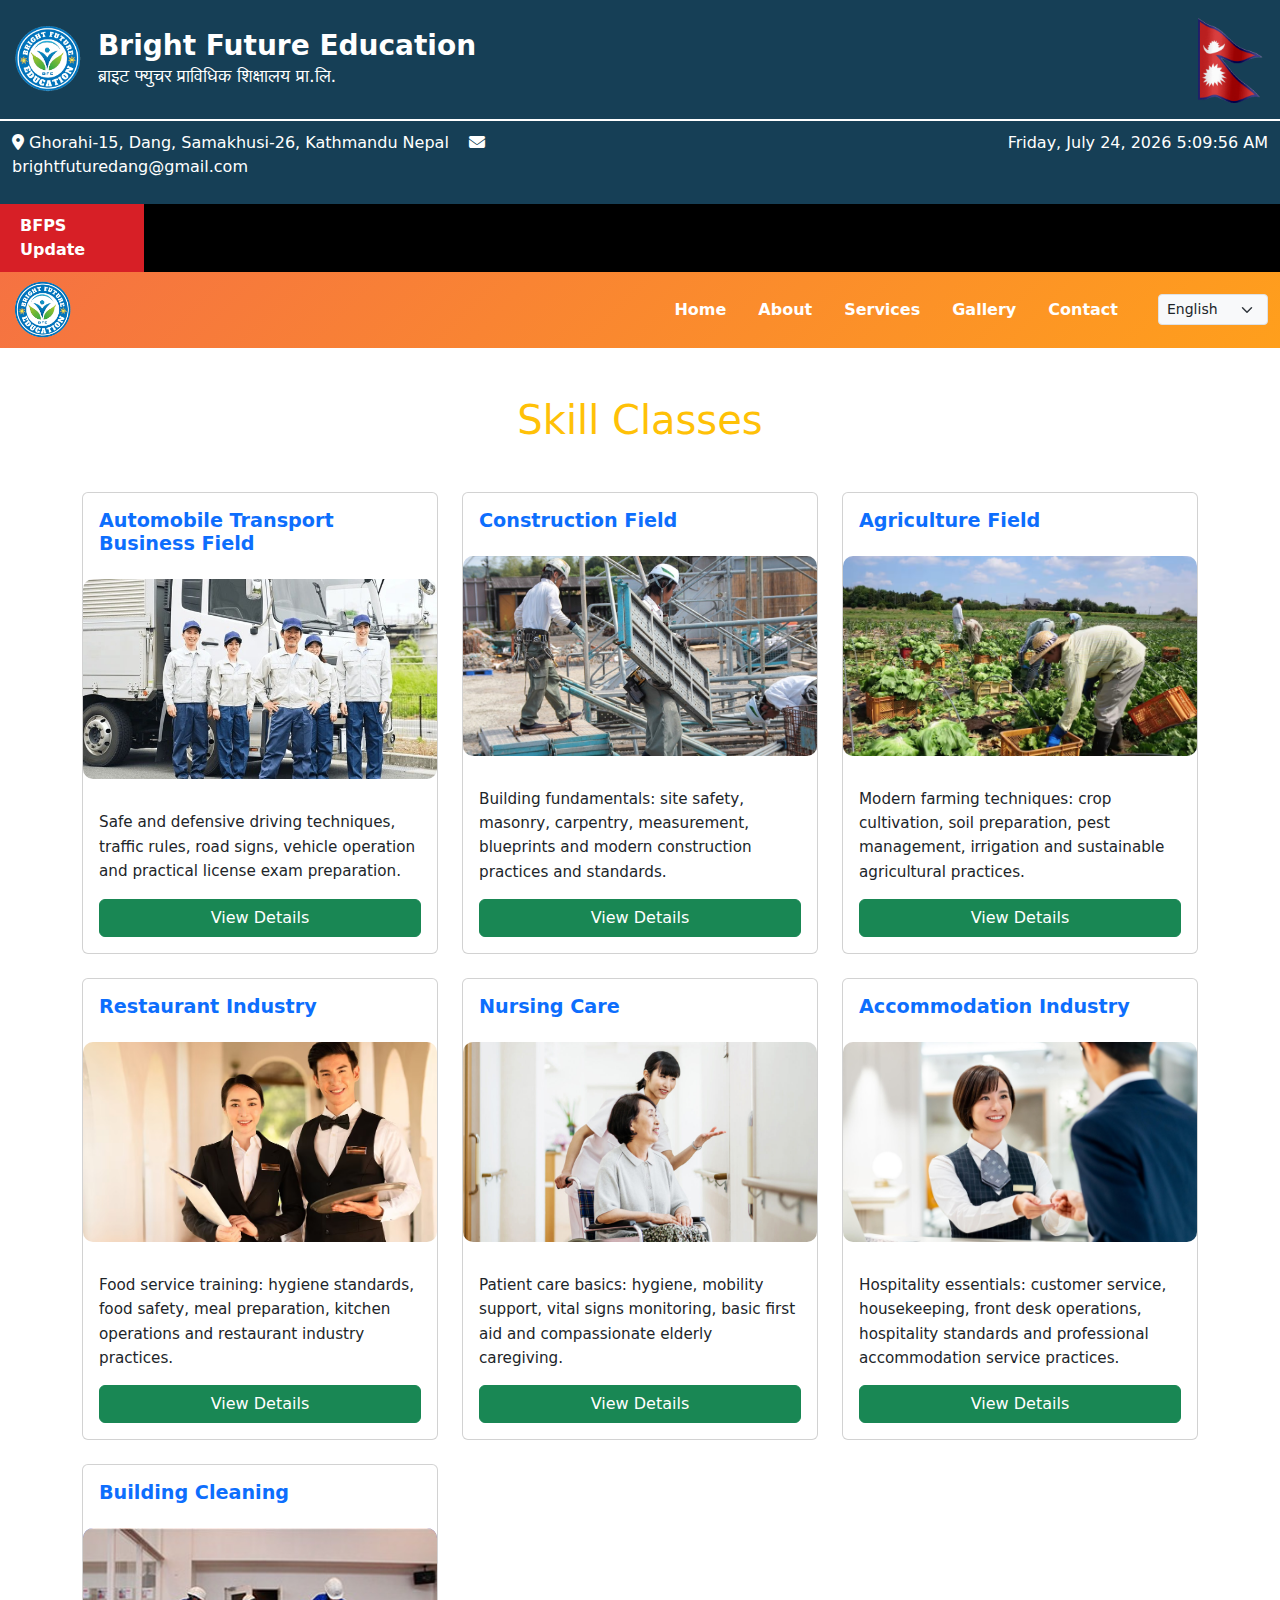
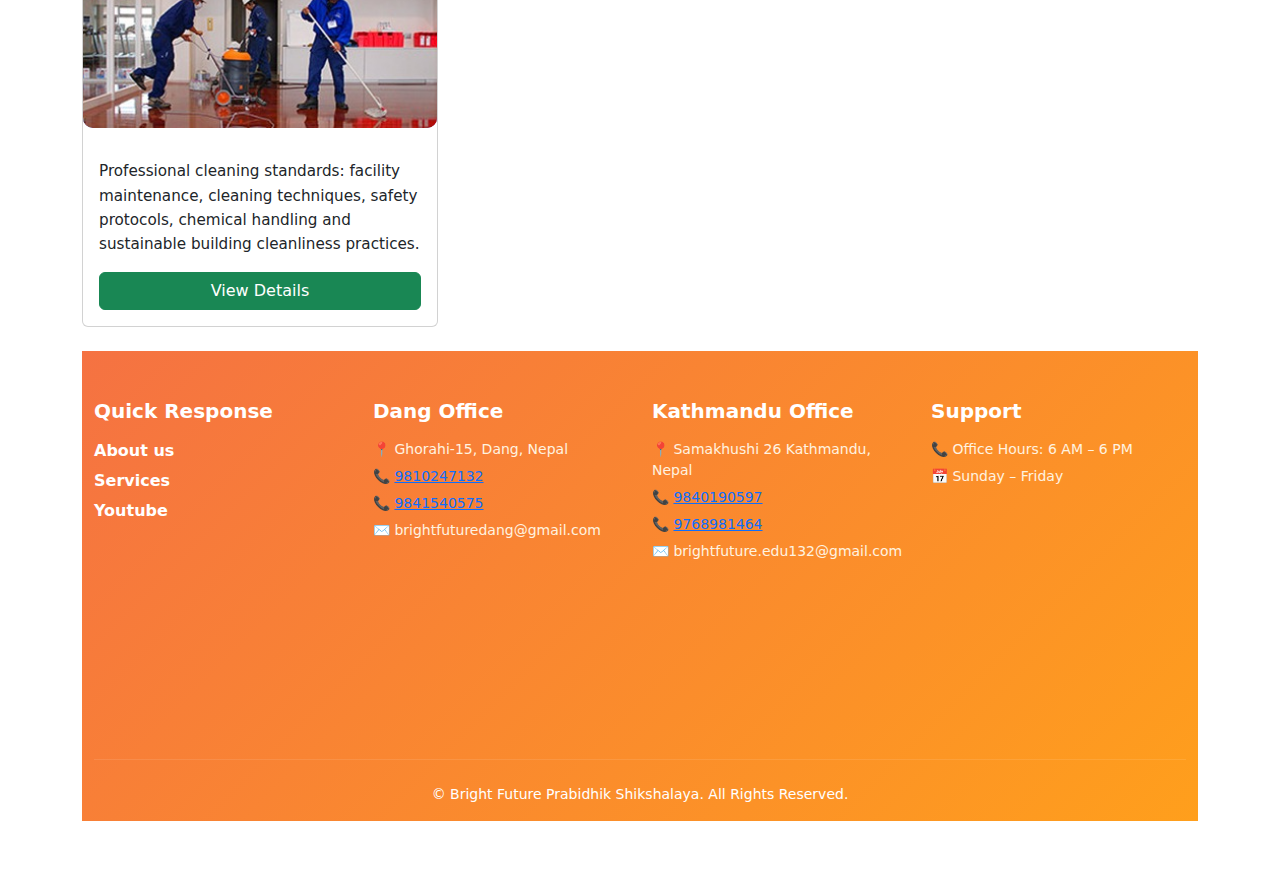
<file: skill_classes.html>
<!DOCTYPE html>
<html lang="en">
<head>
  <meta charset="UTF-8" />
  <meta name="viewport" content="width=device-width, initial-scale=1.0" />
  <title>Skill Classes</title>

  <link href="https://cdn.jsdelivr.net/npm/bootstrap@5.0.2/dist/css/bootstrap.min.css" rel="stylesheet"
    integrity="sha384-EVSTQN3/azprG1Anm3QDgpJLIm9Nao0Yz1ztcQTwFspd3yD65VohhpuuCOmLASjC" crossorigin="anonymous">

  <style>
    body {
      background-color: #f9f9f9;
      color: #6c757d;
    }
    .certificate-card {
      transition: transform 0.3s, box-shadow 0.3s;
      border: none;
      border-radius: 12px;
      overflow: hidden;
    }
    .certificate-card:hover {
      transform: translateY(-5px) scale(1.03);
      box-shadow: 0 8px 20px rgba(0, 0, 0, 0.12);
    }
    .card-img-container {
      width: 100%;
      height: 200px;
      overflow: hidden;
      background: linear-gradient(135deg, #667eea 0%, #764ba2 100%);
      display: flex;
      align-items: center;
      justify-content: center;
      margin-bottom: 15px;
      border-radius: 10px;
    }
    .card-img-container img {
      width: 100%;
      height: 100%;
      object-fit: cover;
      transition: transform 0.3s ease;
    }
    .certificate-card:hover .card-img-container img {
      transform: scale(1.08);
    }
    .card-body {
      padding: 1.5rem;
      display: flex;
      flex-direction: column;
    }
    .card-title {
      font-weight: 600;
      font-size: 1.2rem;
      margin-bottom: 12px;
    }
    .card-text {
      flex-grow: 1;
      font-size: 0.95rem;
      line-height: 1.6;
      margin-bottom: 15px;
    }
  </style>
</head>

<div id="header"></div>

<script>
fetch("header.html")
.then(response => response.text())
.then(data => {
    document.getElementById("header").innerHTML = data;
  const s = document.createElement('script');
  s.src = 'header.js';
  document.body.appendChild(s);
});
</script>
<div id="nav"></div>
<script>
fetch("nav.html")
.then(response => response.text())
.then(data => {
    document.getElementById("nav").innerHTML = data;
});
</script>

<body>
  <div class="container my-5">
    <h1 class="text-center text-warning mb-5">Skill Classes</h1>

    <div class="row">

      <!-- Driving -->
      <div class="col-md-4 mb-4">
        <div class="card certificate-card h-100">
          <div class="card-body">
            <h5 class="card-title text-primary"> Automobile Transport Business Field</h5>
          </div>
          <div class="card-img-container">
            <img src="images/transportation.jpg" alt="Driving course - vehicle operation training">
          </div>
          <div class="card-body">
            <p class="card-text">
              Safe and defensive driving techniques, traffic rules, road signs,
              vehicle operation and practical license exam preparation.
            </p>
        <a href="https://wa.me/9779810247132" 
          target="_blank" 
          class="btn btn-success mt-auto">
          View Details
        </a>

          </div>
        </div>
      </div>

      <!-- Construction -->
      <div class="col-md-4 mb-4">
        <div class="card certificate-card h-100">
          <div class="card-body">
            <h5 class="card-title text-primary">Construction Field</h5>
          </div>
          <div class="card-img-container">
            <img src="images/construction.jpeg" alt="Construction course - building and masonry training">
          </div>
          <div class="card-body">
            <p class="card-text">
              Building fundamentals: site safety, masonry, carpentry, measurement,
              blueprints and modern construction practices and standards.
            </p>
              <a href="https://wa.me/9779810247132" 
                target="_blank" 
                class="btn btn-success mt-auto">
              View Details
              </a>


          </div>
        </div>
      </div>

      <!-- Agriculture -->
      <div class="col-md-4 mb-4">
        <div class="card certificate-card h-100">
          <div class="card-body">
            <h5 class="card-title text-primary">Agriculture Field</h5>
          </div>
          <div class="card-img-container">
            <img src="images/agriculture.jpeg" alt="Agriculture course - farming and sustainable practices">
          </div>
          <div class="card-body">
            <p class="card-text">
              Modern farming techniques: crop cultivation, soil preparation, pest
              management, irrigation and sustainable agricultural practices.
            </p>
               <a href="https://wa.me/9779810247132" 
                  target="_blank" 
                  class="btn btn-success mt-auto">
                  View Details
                </a>
          </div>
        </div>
      </div>

      <!-- Food -->
      <div class="col-md-4 mb-4">
        <div class="card certificate-card h-100">
          <div class="card-body">
            <h5 class="card-title text-primary">Restaurant Industry</h5>
          </div>
          <div class="card-img-container">
            <img src="images/Resturant.jpeg" alt="Restaurant industry course - food service and kitchen training">
          </div>
          <div class="card-body">
            <p class="card-text">
              Food service training: hygiene standards, food safety, meal preparation,
              kitchen operations and restaurant industry practices.
            </p>
            <a href="https://wa.me/9779810247132" 
            target="_blank" 
            class="btn btn-success mt-auto">
            View Details
          </a>

          </div>
        </div>
      </div>

      <!-- Nursing Care -->
      <div class="col-md-4 mb-4">
        <div class="card certificate-card h-100">
          <div class="card-body">
            <h5 class="card-title text-primary">Nursing Care</h5>
          </div>
          <div class="card-img-container">
            <img src="images/nurshing.jpeg" alt="Nursing care course - patient care and compassionate caregiving">
          </div>
          <div class="card-body">
            <p class="card-text">
              Patient care basics: hygiene, mobility support, vital signs monitoring,
              basic first aid and compassionate elderly caregiving.
            </p>
            <a href="https://wa.me/9779810247132" 
            target="_blank" 
            class="btn btn-success mt-auto">
            View Details
          </a>

          </div>
        </div>
      </div>

      <!-- Accommodation Industry -->
      <div class="col-md-4 mb-4">
        <div class="card certificate-card h-100">
          <div class="card-body">
            <h5 class="card-title text-primary">Accommodation Industry</h5>
          </div>
          <div class="card-img-container">
            <img src="images/acomodation.jpeg" alt="Accommodation industry course - hotel and hospitality training">
          </div>
          <div class="card-body">
            <p class="card-text">
              Hospitality essentials: customer service, housekeeping, front desk operations,
              hospitality standards and professional accommodation service practices.
            </p>
            <a href="https://wa.me/9779810247132" 
            target="_blank" 
            class="btn btn-success mt-auto">
            View Details
          </a>
          </div>
        </div>
      </div>

      <!-- Building Cleaning -->
      <div class="col-md-4 mb-4">
        <div class="card certificate-card h-100">
          <div class="card-body">
            <h5 class="card-title text-primary">Building Cleaning</h5>
          </div>
          <div class="card-img-container">
            <img src="images/building cleaning.jpeg" alt="Building cleaning course - professional cleaning and maintenance training">
          </div>
          <div class="card-body">
            <p class="card-text">
              Professional cleaning standards: facility maintenance, cleaning techniques, safety protocols,
              chemical handling and sustainable building cleanliness practices.
            </p>
            <a href="https://wa.me/9779810247132" 
            target="_blank" 
            class="btn btn-success mt-auto">
            View Details
          </a>
          </div>
        </div>
      </div>

  <!-- redirect to whatsapp -->
  <script>
function openWhatsApp() {
  if (confirm("Chat with us on WhatsApp?")) {
    window.open("https://wa.me/9779810247132", "_blank");
  }
}
</script>
  <script src="https://cdn.jsdelivr.net/npm/bootstrap@5.0.2/dist/js/bootstrap.bundle.min.js"
    integrity="sha384-MrcW6ZMFYlzcLA8Nl+NtUVF0sA7MsXsP1UyJoMp4YLEuNSfAP+JcXn/tWtIaxVXM"
    crossorigin="anonymous"></script>

     <!-- google translate -->
  <!-- Hidden Google Translate -->
<div id="google_translate_element" style="display:none;"></div>
<script src="language.js"></script> 
<script src="https://translate.google.com/translate_a/element.js?cb=googleTranslateElementInit"></script>

<div id="footer"></div>
<script>
fetch("footer.html")
.then(response => response.text())
.then(data => {
    document.getElementById("footer").innerHTML = data;
});
</script>
</body>
</html>
</file>
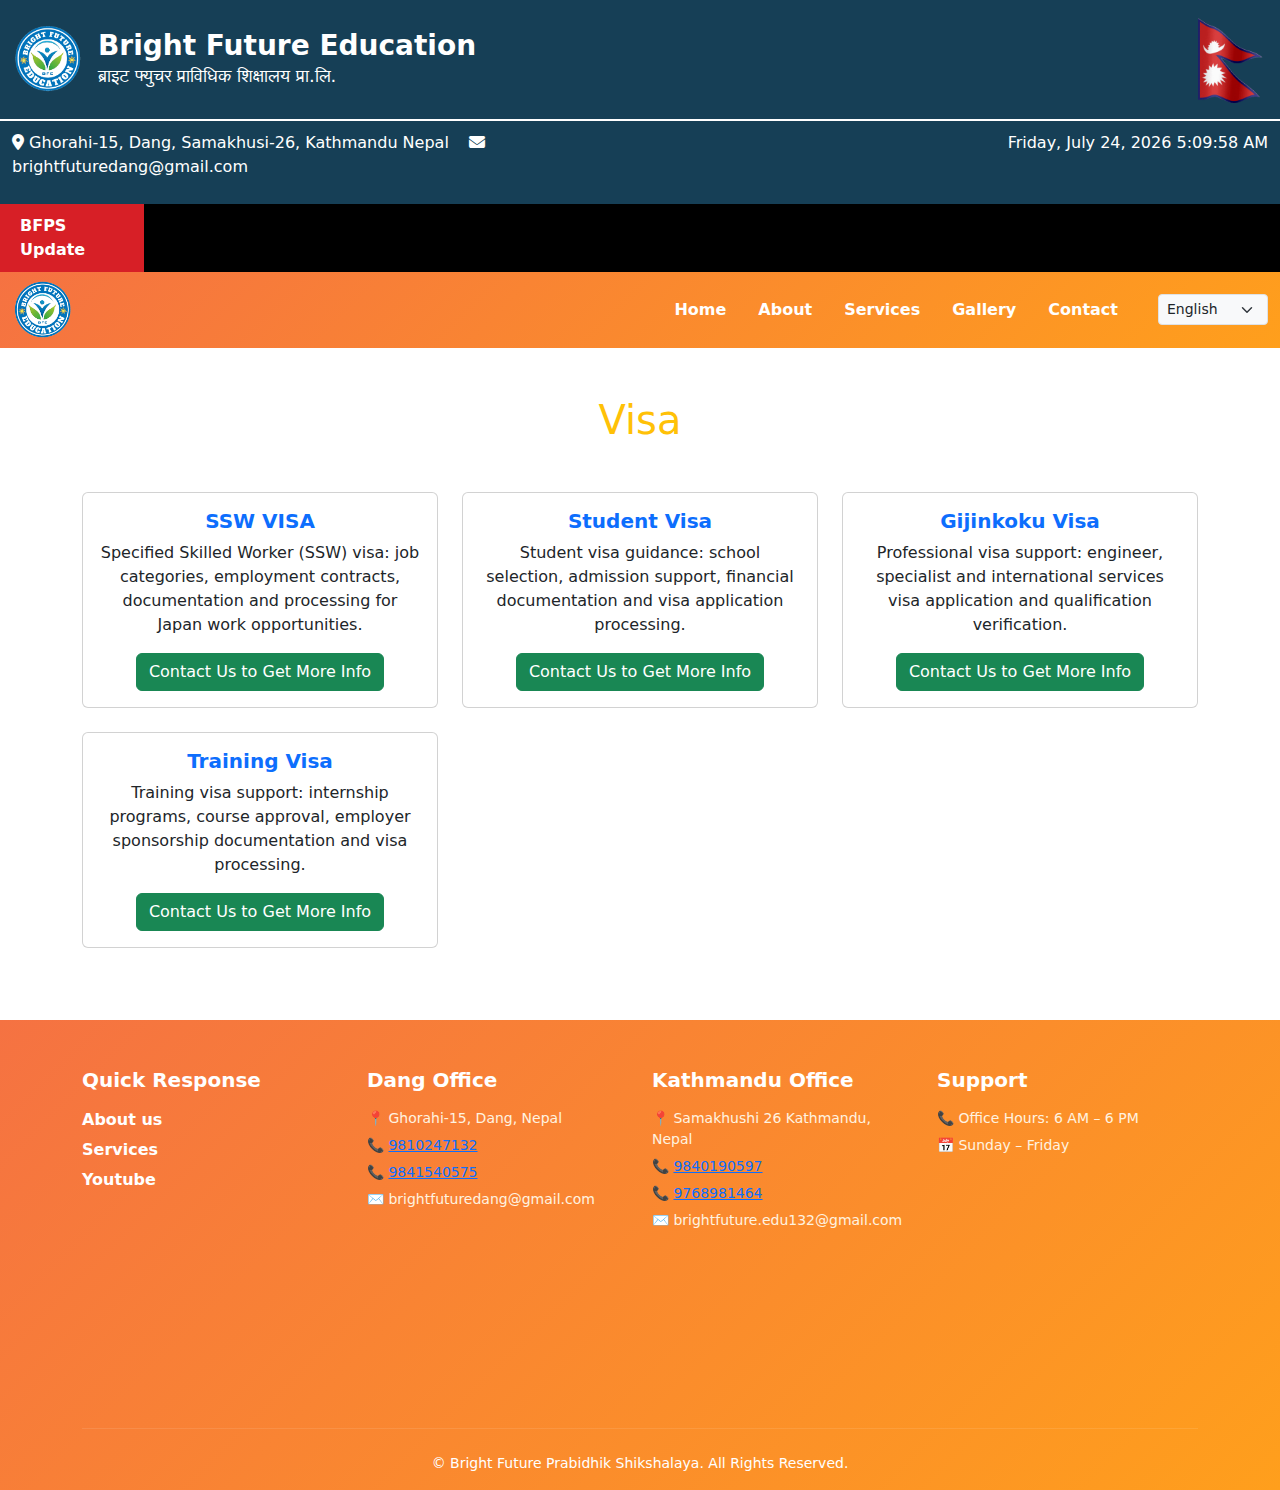
<file: visa.html>
<!DOCTYPE html>
<html lang="en">
<head>
  <meta charset="UTF-8" />
  <meta name="viewport" content="width=device-width, initial-scale=1.0" />
  <title>Visa</title>

  <link href="https://cdn.jsdelivr.net/npm/bootstrap@5.0.2/dist/css/bootstrap.min.css" rel="stylesheet"
    integrity="sha384-EVSTQN3/azprG1Anm3QDgpJLIm9Nao0Yz1ztcQTwFspd3yD65VohhpuuCOmLASjC"
    crossorigin="anonymous">

  <style>
    body {
      background-color: #f9f9f9;
      color: #6c757d;
    }
    .mentorship-card {
      transition: transform 0.3s, box-shadow 0.3s;
    }
    .mentorship-card:hover {
      transform: translateY(-5px) scale(1.03);
      box-shadow: 0 6px 15px rgba(0,0,0,0.15);
    }
  </style>
</head>

<div id="header"></div>

<script>
fetch("header.html")
.then(response => response.text())
.then(data => {
    document.getElementById("header").innerHTML = data;
  const s = document.createElement('script');
  s.src = 'header.js';
  document.body.appendChild(s);
});
</script>
<div id="nav"></div>
<script>
fetch("nav.html")
.then(response => response.text())
.then(data => {
    document.getElementById("nav").innerHTML = data;
});
</script>

<body>
  <div class="container my-5">
    <h1 class="text-center text-warning mb-5">Visa</h1>

    <div class="row">
      <!-- SSW Visa -->
      <div class="col-md-4 mb-4">
        <div class="card mentorship-card h-100">
          <div class="card-body text-center">
            <h5 class="card-title"> <strong class="text-primary">SSW VISA</strong></h5>
            <p class="card-text">
              Specified Skilled Worker (SSW) visa: job categories, employment
              contracts, documentation and processing for Japan work opportunities.
            </p>
            <a href="https://wa.me/9779810247132" 
            target="_blank" 
            class="btn btn-success mt-auto">
            Contact Us to Get More Info
          </a>

          </div>
        </div>
      </div>

      <!-- Student Visa -->
      <div class="col-md-4 mb-4">
        <div class="card mentorship-card h-100">
          <div class="card-body text-center">
            <h5 class="card-title "><strong class="text-primary">Student Visa</strong></h5>
            <p class="card-text">
              Student visa guidance: school selection, admission support, financial
              documentation and visa application processing.
            </p>
            <a href="https://wa.me/9779810247132" 
            target="_blank" 
            class="btn btn-success mt-auto">
            Contact Us to Get More Info
          </a>

          </div>
        </div>
      </div>

      <!-- Gijinkoku Visa -->
      <div class="col-md-4 mb-4">
        <div class="card mentorship-card h-100">
          <div class="card-body text-center">
            <h5 class="card-title "><strong class="text-primary">Gijinkoku Visa</strong></h5>
            <p class="card-text">
              Professional visa support: engineer, specialist and international
              services visa application and qualification verification.
            </p>
            <a href="https://wa.me/9779810247132" 
            target="_blank" 
            class="btn btn-success mt-auto">
            Contact Us to Get More Info
          </a>
          </div>
        </div>
      </div>

      <!-- Training Visa -->
      <div class="col-md-4 mb-4">
        <div class="card mentorship-card h-100">
          <div class="card-body text-center">
            <h5 class="card-title"><strong class="text-primary">Training Visa</strong></h5>
            <p class="card-text">
              Training visa support: internship programs, course approval, employer
              sponsorship documentation and visa processing.
            </p>
            <a href="https://wa.me/9779810247132" 
            target="_blank" 
            class="btn btn-success mt-auto">
            Contact Us to Get More Info
          </a>
          </div>
        </div>
      </div>

    </div>
  </div>
  <!-- redirect to whatsapp -->
  <script>
function openWhatsApp() {
  if (confirm("Chat with us on WhatsApp?")) {
    window.open("https://wa.me/9779810247132", "_blank");
  }
}
</script>
  <script src="https://cdn.jsdelivr.net/npm/bootstrap@5.0.2/dist/js/bootstrap.bundle.min.js"
    integrity="sha384-MrcW6ZMFYlzcLA8Nl+NtUVF0sA7MsXsP1UyJoMp4YLEuNSfAP+JcXn/tWtIaxVXM"
    crossorigin="anonymous"></script>

     <!-- google translate -->
  <!-- Hidden Google Translate -->
<div id="google_translate_element" style="display:none;"></div>
<script src="language.js"></script> 
<script src="https://translate.google.com/translate_a/element.js?cb=googleTranslateElementInit"></script>

<div id="footer"></div>
<script>
fetch("footer.html")
.then(response => response.text())
.then(data => {
    document.getElementById("footer").innerHTML = data;
});
</script>
</body>
</html>
</file>
